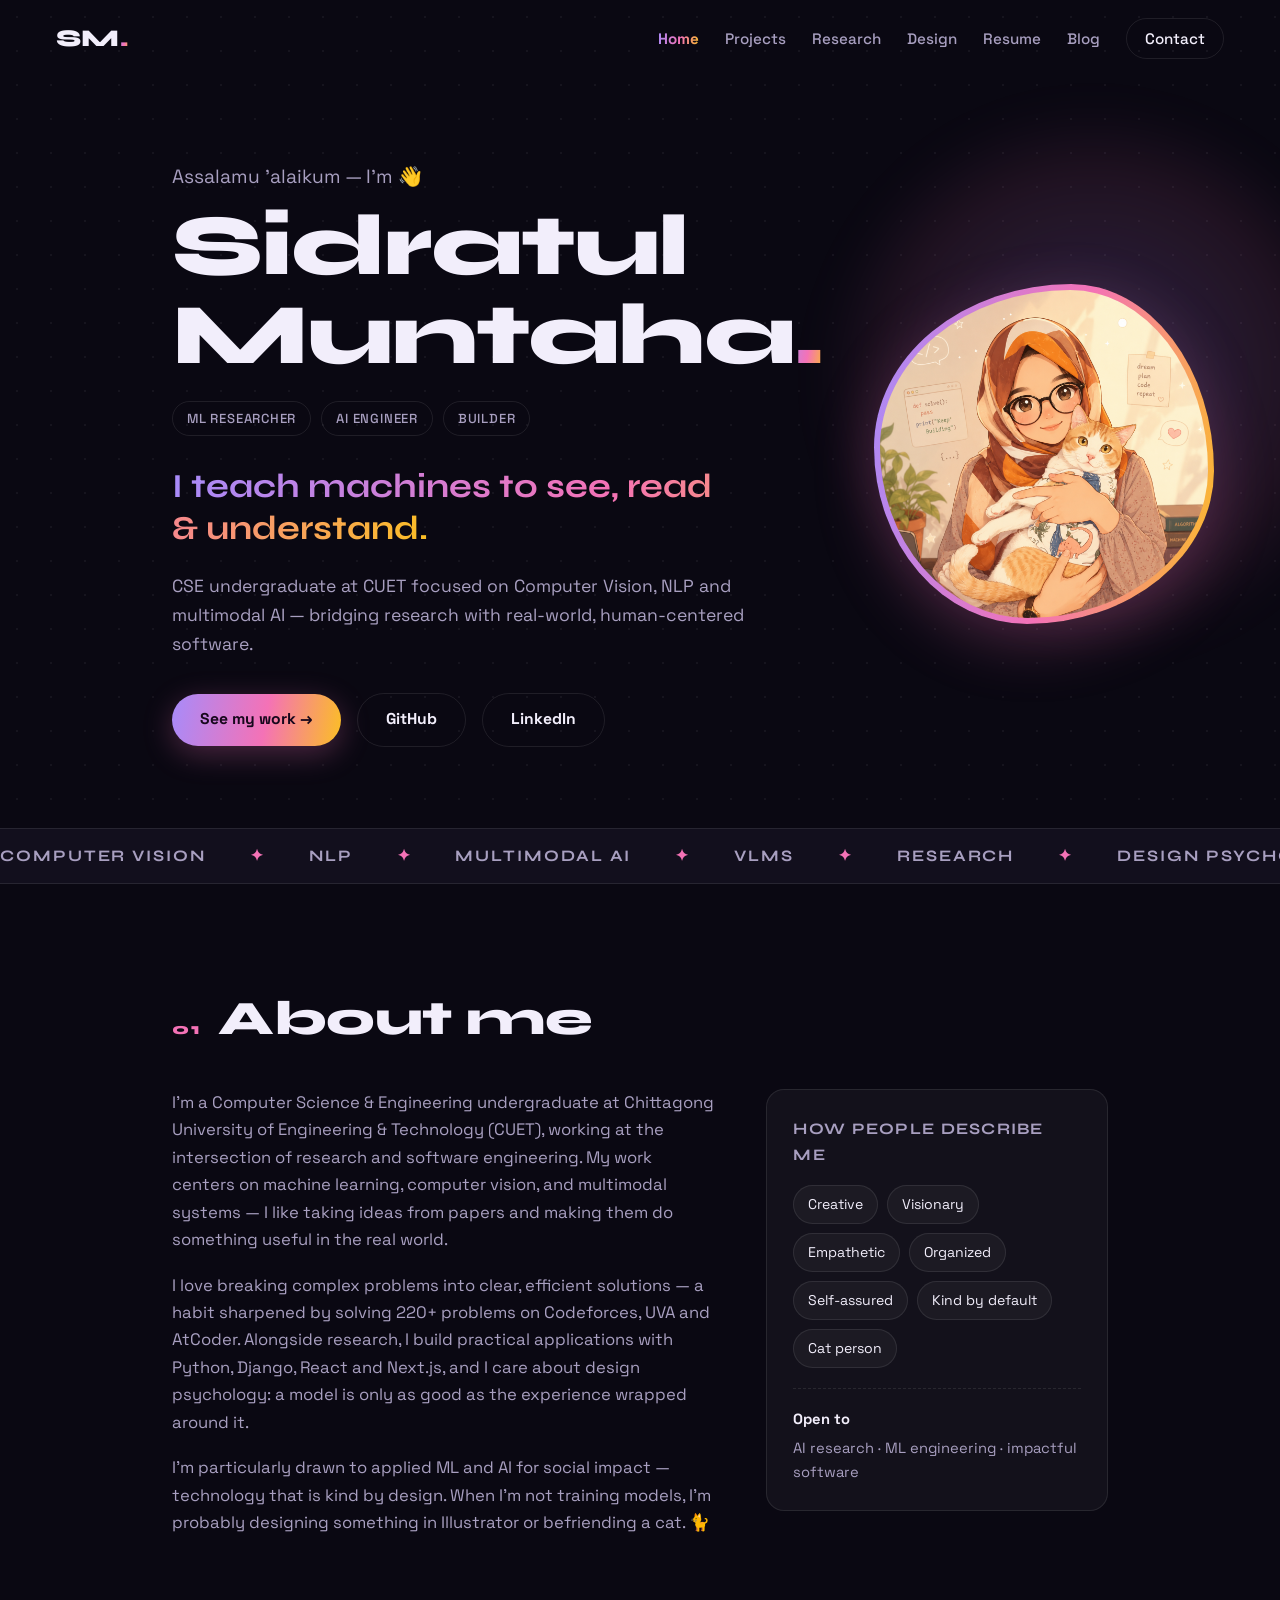
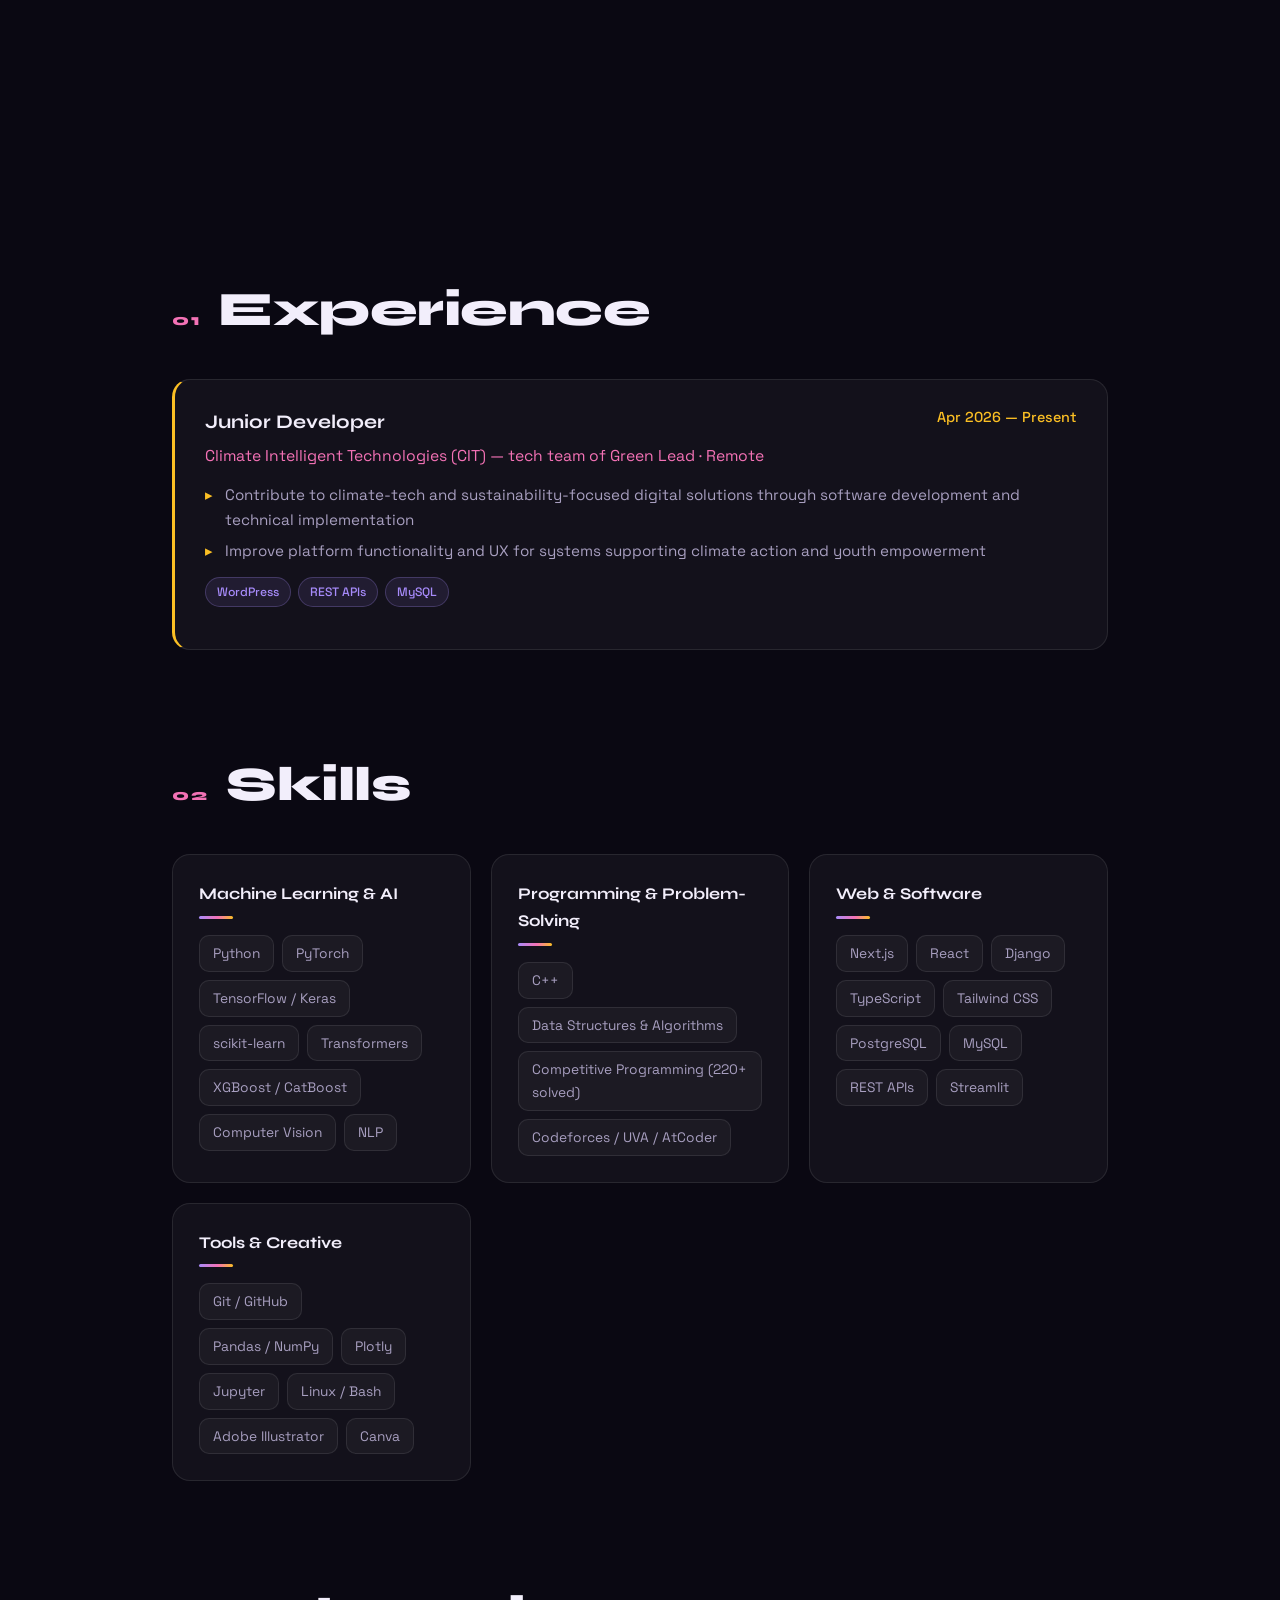
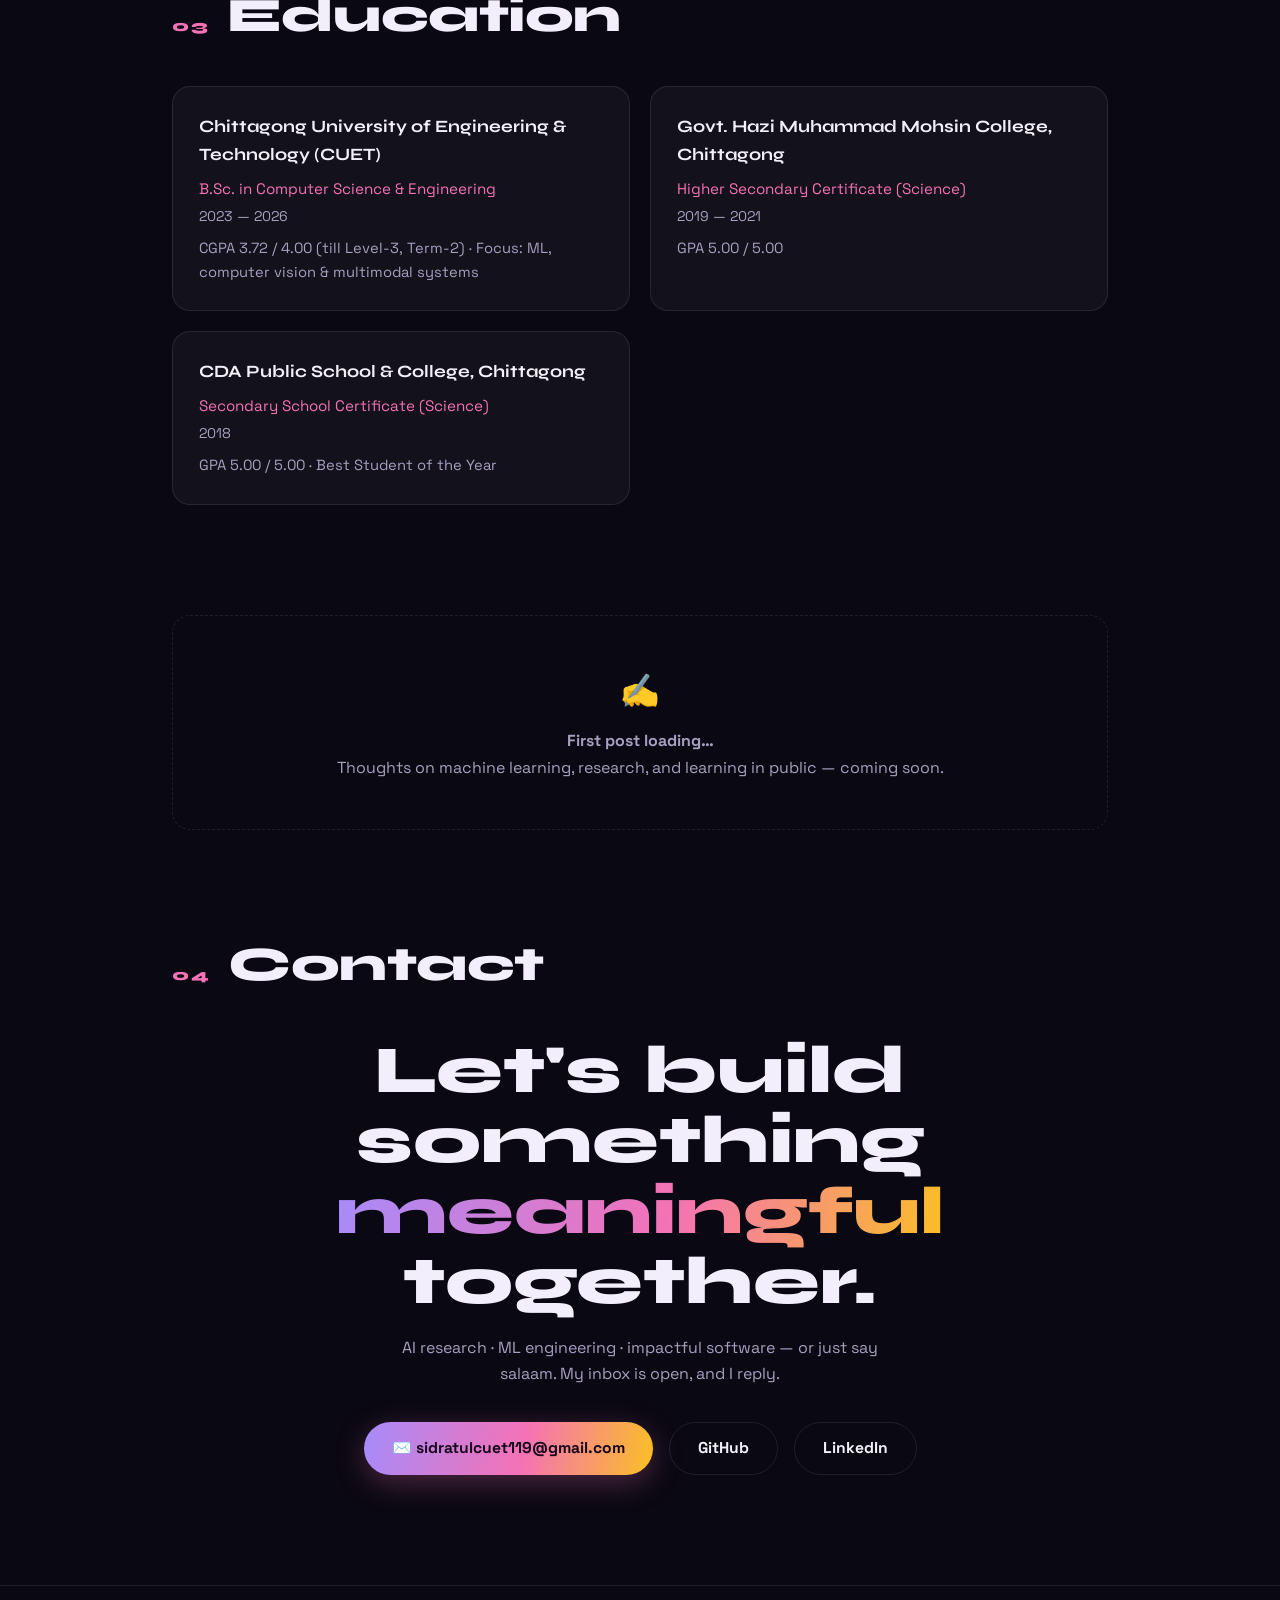
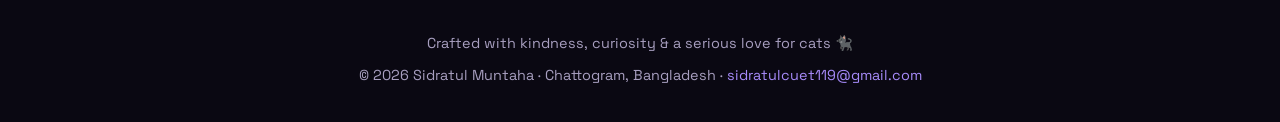
<file: index.html>
<!DOCTYPE html>
<html lang="en">
<head>
  <meta charset="UTF-8" />
  <meta name="viewport" content="width=device-width, initial-scale=1.0" />
  <title>Sidratul Muntaha — ML Researcher & Builder</title>
  <meta name="description" content="Sidratul Muntaha — CSE undergraduate at CUET working on Computer Vision, NLP and multimodal AI. Research, projects, and writing." />
  <meta property="og:title" content="Sidratul Muntaha — ML Researcher & Builder" />
  <meta property="og:description" content="Computer Vision · NLP · Multimodal AI · Research with real-world impact" />
  <meta property="og:type" content="website" />
  <link rel="icon" href="data:image/svg+xml,<svg xmlns='http://www.w3.org/2000/svg' viewBox='0 0 100 100'><text y='.9em' font-size='90'>🐈</text></svg>" />
  <link rel="preconnect" href="https://fonts.googleapis.com" />
  <link rel="preconnect" href="https://fonts.gstatic.com" crossorigin />
  <link href="https://fonts.googleapis.com/css2?family=Syne:wght@600;700;800&family=Space+Grotesk:wght@400;500;700&display=swap" rel="stylesheet" />
  <link rel="stylesheet" href="css/style.css" />
</head>
<body>
  <div class="scroll-progress" id="scroll-progress"></div>

  <header class="nav" id="nav">
    <a class="nav-logo" href="#top">SM<span class="accent">.</span></a>
    <nav class="nav-links" id="nav-links">
      <a href="#about">About</a>
      <a href="#research">Research</a>
      <a href="#projects">Projects</a>
      <a href="#experience">Experience</a>
      <a href="#skills">Skills</a>
      <a href="#blog">Blog</a>
      <a href="#contact" class="nav-cta">Contact</a>
    </nav>
    <button class="nav-burger" id="nav-burger" aria-label="Menu">☰</button>
  </header>

  <main id="top">
    <!-- All section content is rendered by js/render.js from the data/ files -->
    <section class="hero" id="hero"></section>
    <div class="ticker" id="ticker" aria-hidden="true"></div>
    <section class="section" id="about"></section>
    <section class="section" id="research"></section>
    <section class="section" id="projects"></section>
    <section class="section" id="experience"></section>
    <section class="section" id="skills"></section>
    <section class="section" id="education"></section>
    <section class="section" id="blog"></section>
    <section class="section contact" id="contact"></section>
  </main>

  <footer class="footer" id="footer"></footer>

  <!-- Data (edit these files to update the site — never the code) -->
  <script src="data/profile.js"></script>
  <script src="data/projects.js"></script>
  <script src="data/achievements.js"></script>
  <script src="data/experience.js"></script>
  <script src="data/skills.js"></script>
  <script src="data/blog.js"></script>
  <!-- Renderer -->
  <script src="js/render.js"></script>
</body>
</html>
</file>
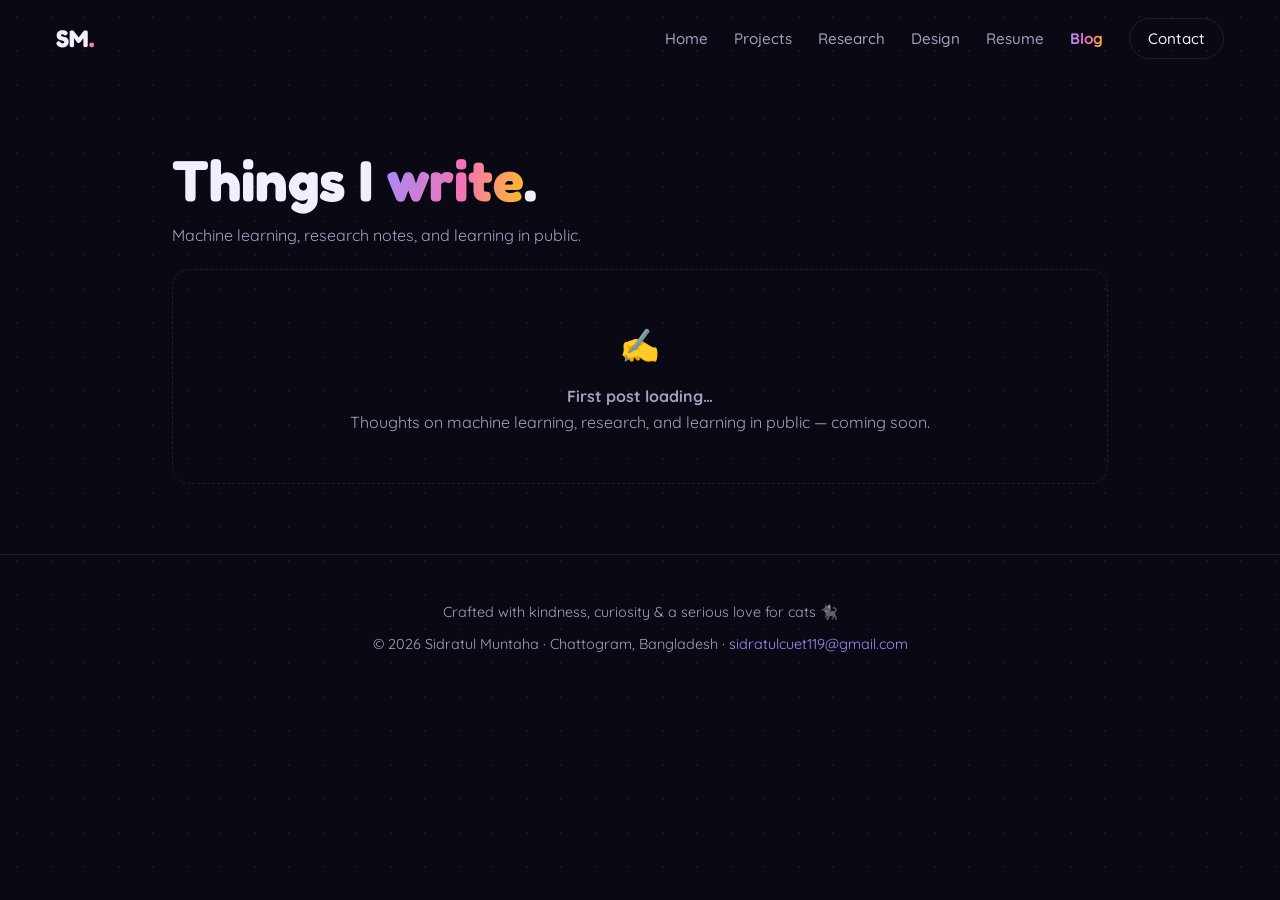
<file: blog.html>
<!DOCTYPE html>
<html lang="en">
<head>
  <meta charset="UTF-8" />
  <meta name="viewport" content="width=device-width, initial-scale=1.0" />
  <title>Writing — Sidratul Muntaha</title>
  <meta name="description" content="Writing by Sidratul Muntaha — machine learning, research, and learning in public." />
  <link rel="icon" href="data:image/svg+xml,<svg xmlns='http://www.w3.org/2000/svg' viewBox='0 0 100 100'><text y='.9em' font-size='90'>🐈</text></svg>" />
  <link rel="preconnect" href="https://fonts.googleapis.com" />
  <link rel="preconnect" href="https://fonts.gstatic.com" crossorigin />
  <link href="https://fonts.googleapis.com/css2?family=Fredoka:wght@500;600;700&family=Quicksand:wght@400;500;600;700&display=swap" rel="stylesheet" />
  <link rel="stylesheet" href="css/style.css" />
</head>
<body data-page="blog">
  <div class="scroll-progress" id="scroll-progress"></div>
  <header class="nav" id="nav"></header>

  <main>
    <section class="page-hero">
      <h1>Things I <span class="accent">write</span>.</h1>
      <p>Machine learning, research notes, and learning in public.</p>
    </section>
    <section class="section" id="blog" style="padding-top: 10px;"></section>
  </main>

  <footer class="footer" id="footer"></footer>

  <script src="data/profile.js"></script>
  <script src="data/projects.js"></script>
  <script src="data/achievements.js"></script>
  <script src="data/experience.js"></script>
  <script src="data/skills.js"></script>
  <script src="data/blog.js"></script>
  <script src="js/render.js"></script>
</body>
</html>
</file>
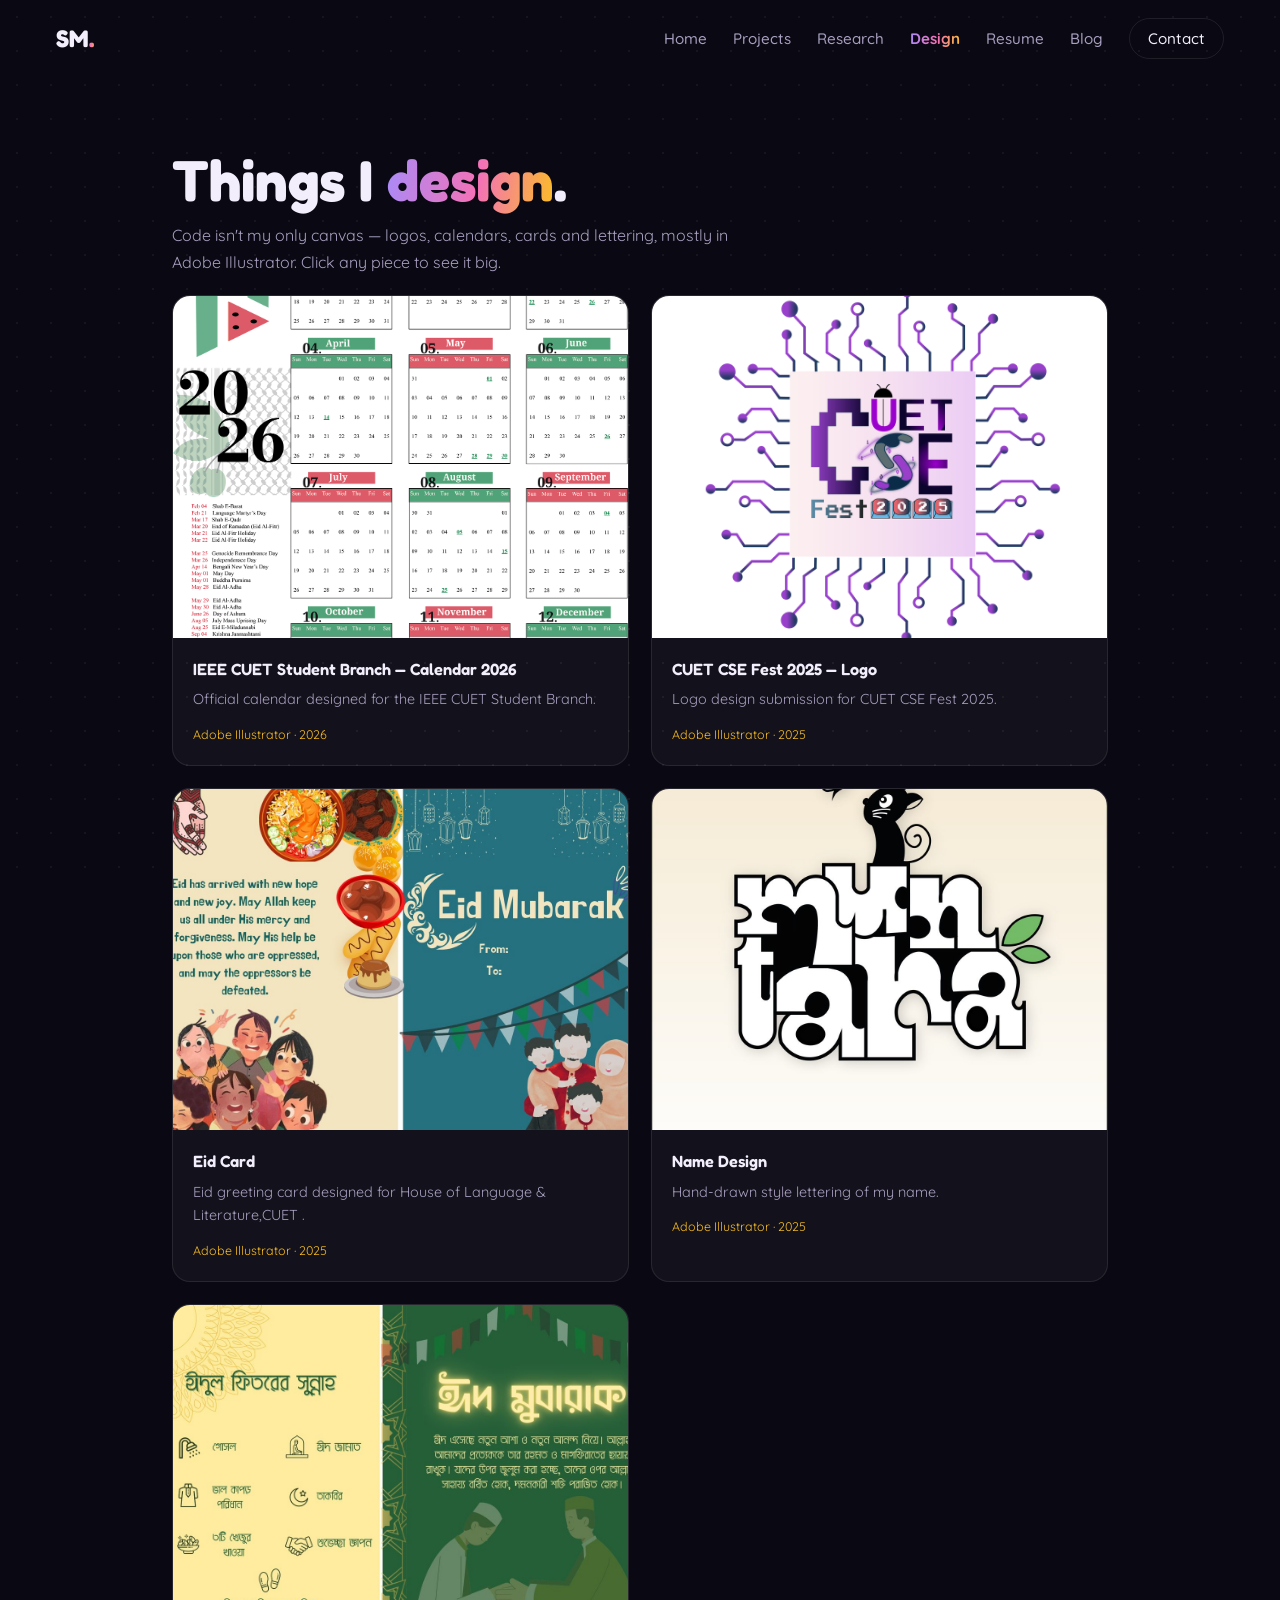
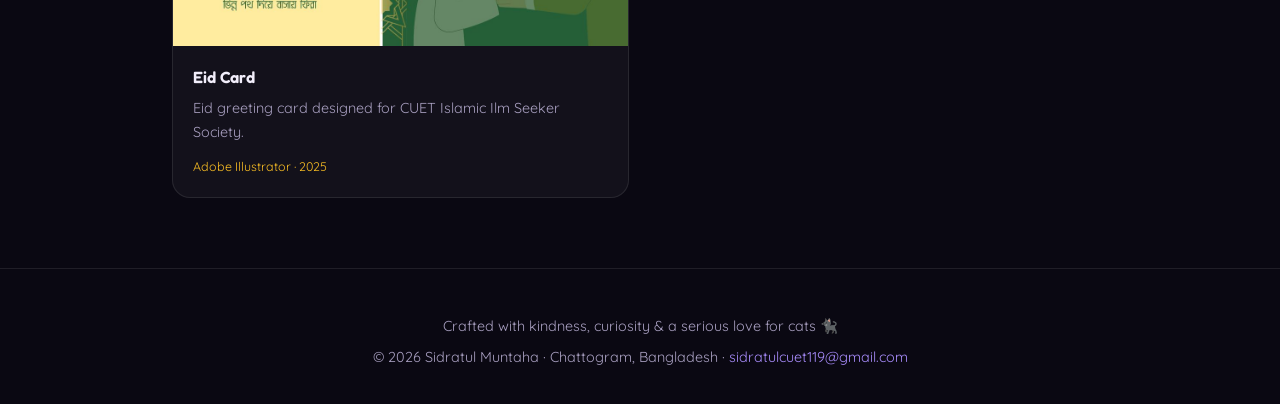
<file: design.html>
<!doctype html>
<html lang="en">
  <head>
    <meta charset="UTF-8" />
    <meta name="viewport" content="width=device-width, initial-scale=1.0" />
    <title>Design — Sidratul Muntaha</title>
    <meta
      name="description"
      content="Graphic design work by Sidratul Muntaha — logos, calendars, cards and lettering."
    />
    <link
      rel="icon"
      href="data:image/svg+xml,<svg xmlns='http://www.w3.org/2000/svg' viewBox='0 0 100 100'><text y='.9em' font-size='90'>🐈</text></svg>"
    />
    <link rel="preconnect" href="https://fonts.googleapis.com" />
    <link rel="preconnect" href="https://fonts.gstatic.com" crossorigin />
    <link
      href="https://fonts.googleapis.com/css2?family=Fredoka:wght@500;600;700&family=Quicksand:wght@400;500;600;700&display=swap"
      rel="stylesheet"
    />
    <link rel="stylesheet" href="css/style.css" />
  </head>
  <body data-page="design">
    <div class="scroll-progress" id="scroll-progress"></div>
    <header class="nav" id="nav"></header>

    <main>
      <section class="page-hero">
        <h1>Things I <span class="accent">design</span>.</h1>
        <p>
          Code isn't my only canvas — logos, calendars, cards and lettering,
          mostly in Adobe Illustrator. Click any piece to see it big.
        </p>
      </section>
      <section
        class="section"
        id="design-gallery"
        style="padding-top: 10px"
      ></section>
    </main>

    <footer class="footer" id="footer"></footer>

    <script src="data/profile.js"></script>
    <script src="data/projects.js"></script>
    <script src="data/achievements.js"></script>
    <script src="data/experience.js"></script>
    <script src="data/skills.js"></script>
    <script src="data/designs.js"></script>
    <script src="data/blog.js"></script>
    <script src="js/render.js"></script>
  </body>
</html>
</file>
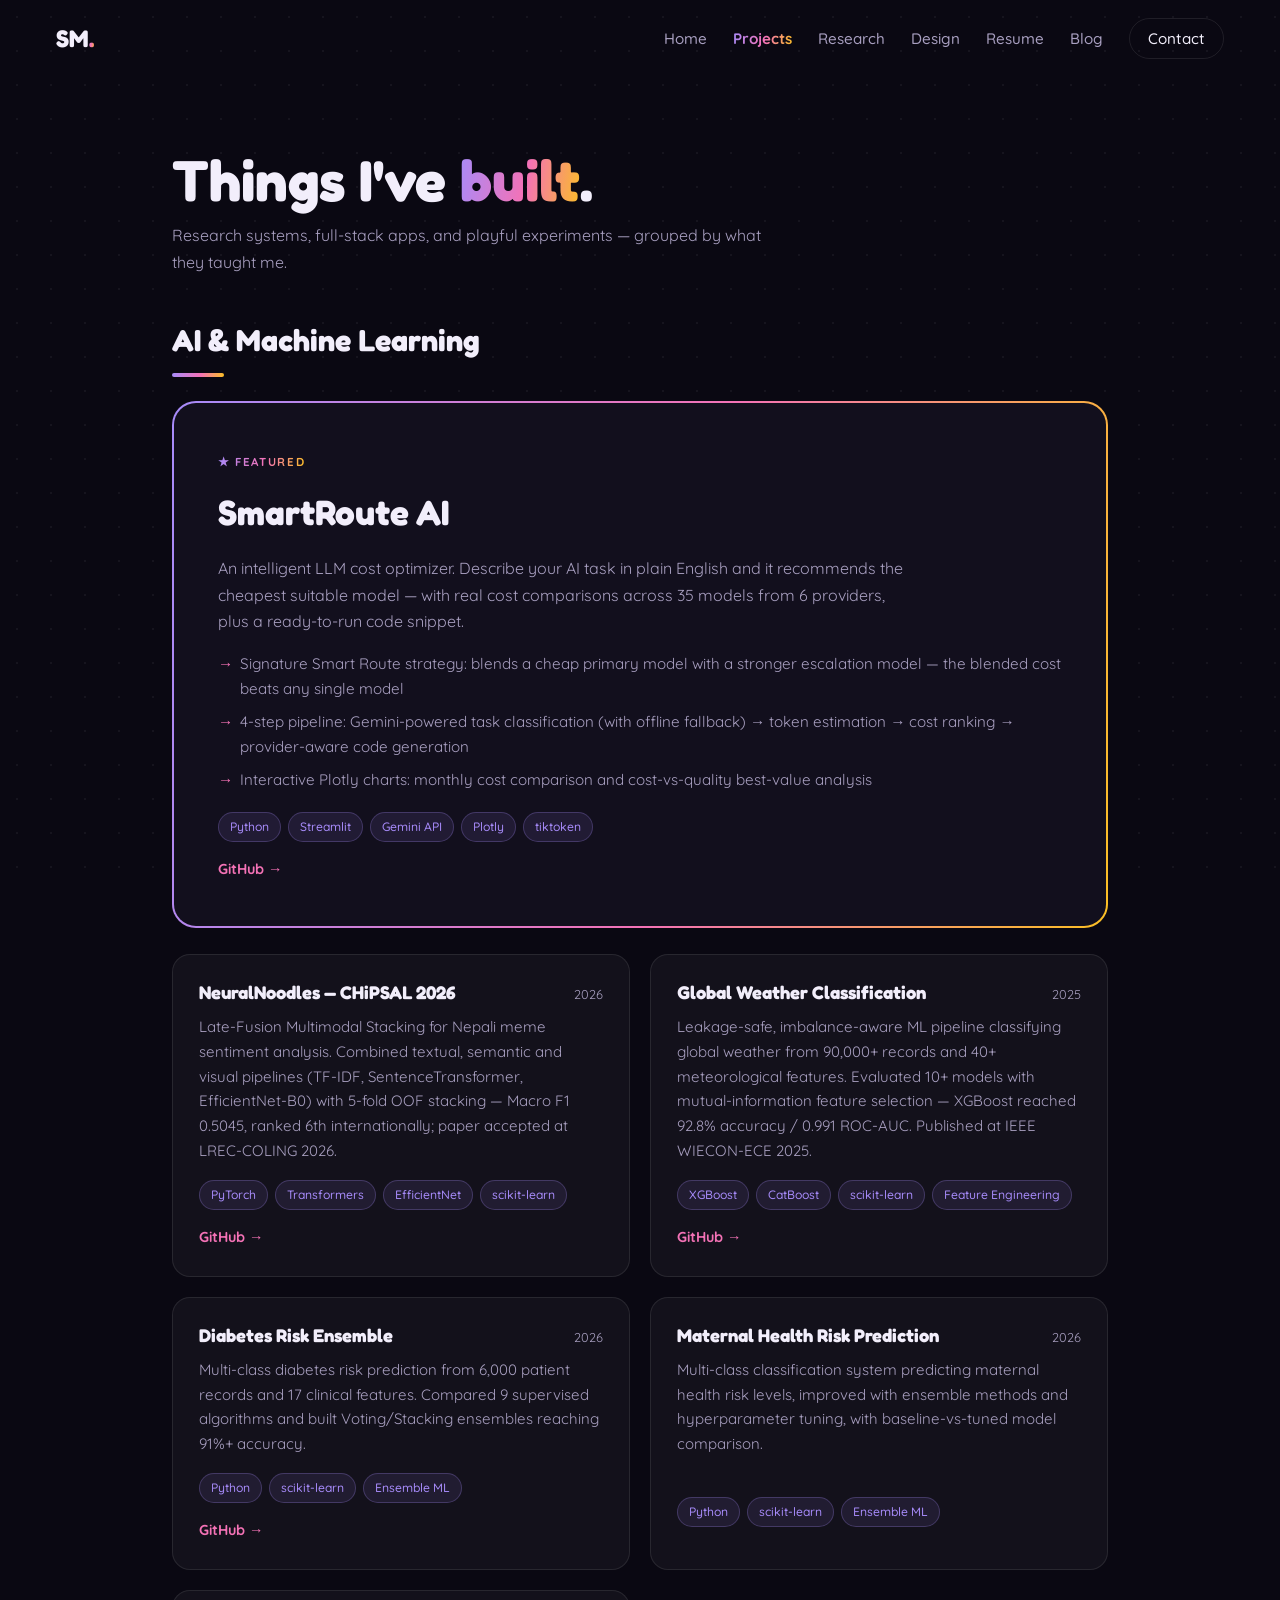
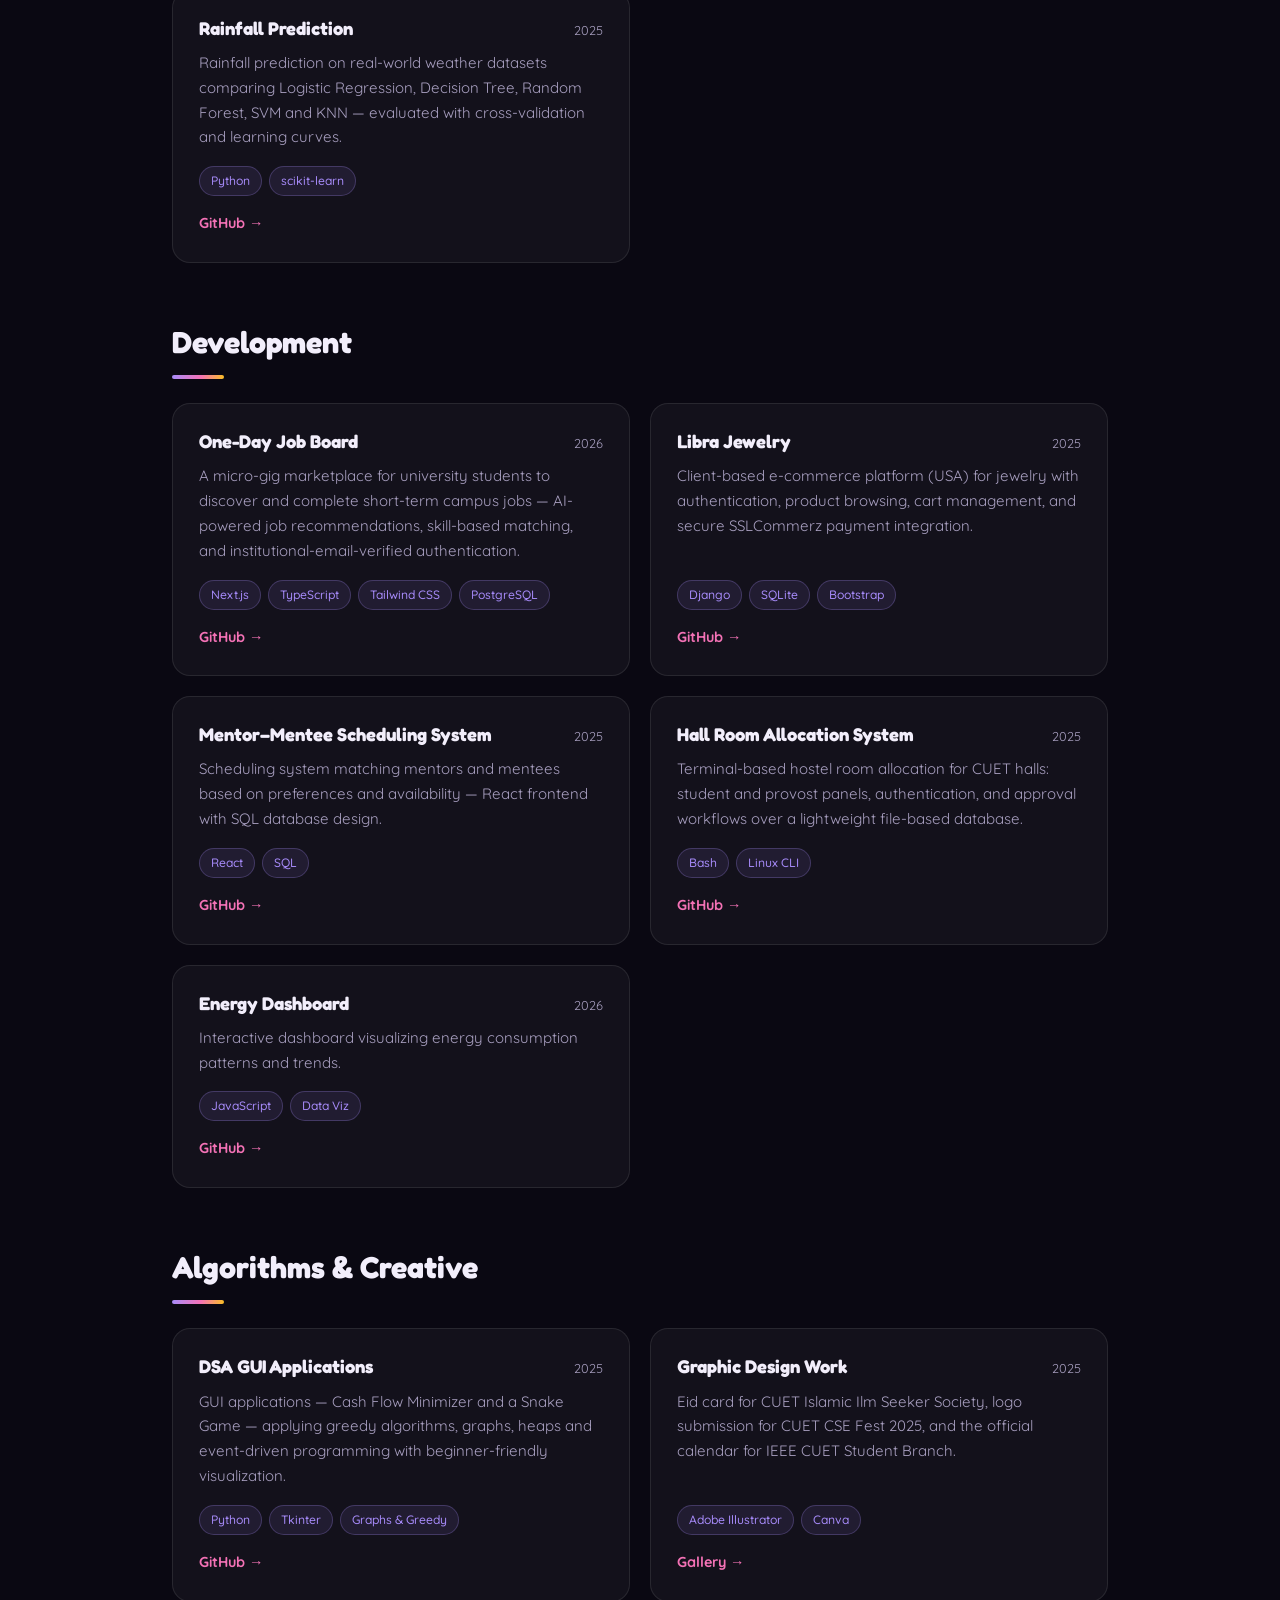
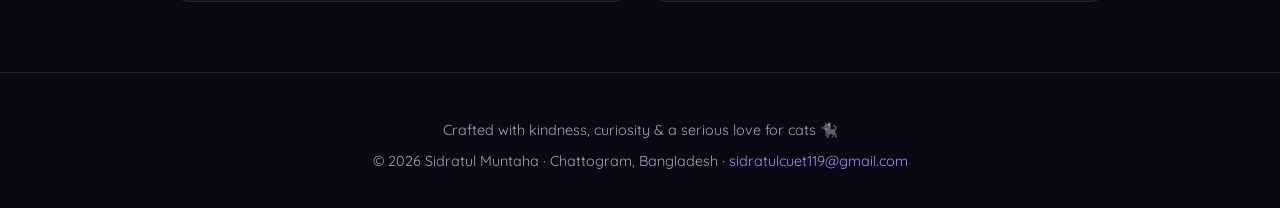
<file: projects.html>
<!DOCTYPE html>
<html lang="en">
<head>
  <meta charset="UTF-8" />
  <meta name="viewport" content="width=device-width, initial-scale=1.0" />
  <title>Projects — Sidratul Muntaha</title>
  <meta name="description" content="Projects by Sidratul Muntaha — machine learning, full-stack development, algorithms and creative work." />
  <link rel="icon" href="data:image/svg+xml,<svg xmlns='http://www.w3.org/2000/svg' viewBox='0 0 100 100'><text y='.9em' font-size='90'>🐈</text></svg>" />
  <link rel="preconnect" href="https://fonts.googleapis.com" />
  <link rel="preconnect" href="https://fonts.gstatic.com" crossorigin />
  <link href="https://fonts.googleapis.com/css2?family=Fredoka:wght@500;600;700&family=Quicksand:wght@400;500;600;700&display=swap" rel="stylesheet" />
  <link rel="stylesheet" href="css/style.css" />
</head>
<body data-page="projects">
  <div class="scroll-progress" id="scroll-progress"></div>
  <header class="nav" id="nav"></header>

  <main>
    <section class="page-hero">
      <h1>Things I've <span class="accent">built</span>.</h1>
      <p>Research systems, full-stack apps, and playful experiments — grouped by what they taught me.</p>
    </section>
    <section class="section" id="projects-all" style="padding-top: 10px;"></section>
  </main>

  <footer class="footer" id="footer"></footer>

  <script src="data/profile.js"></script>
  <script src="data/projects.js"></script>
  <script src="data/achievements.js"></script>
  <script src="data/experience.js"></script>
  <script src="data/skills.js"></script>
  <script src="data/blog.js"></script>
  <script src="js/render.js"></script>
</body>
</html>
</file>
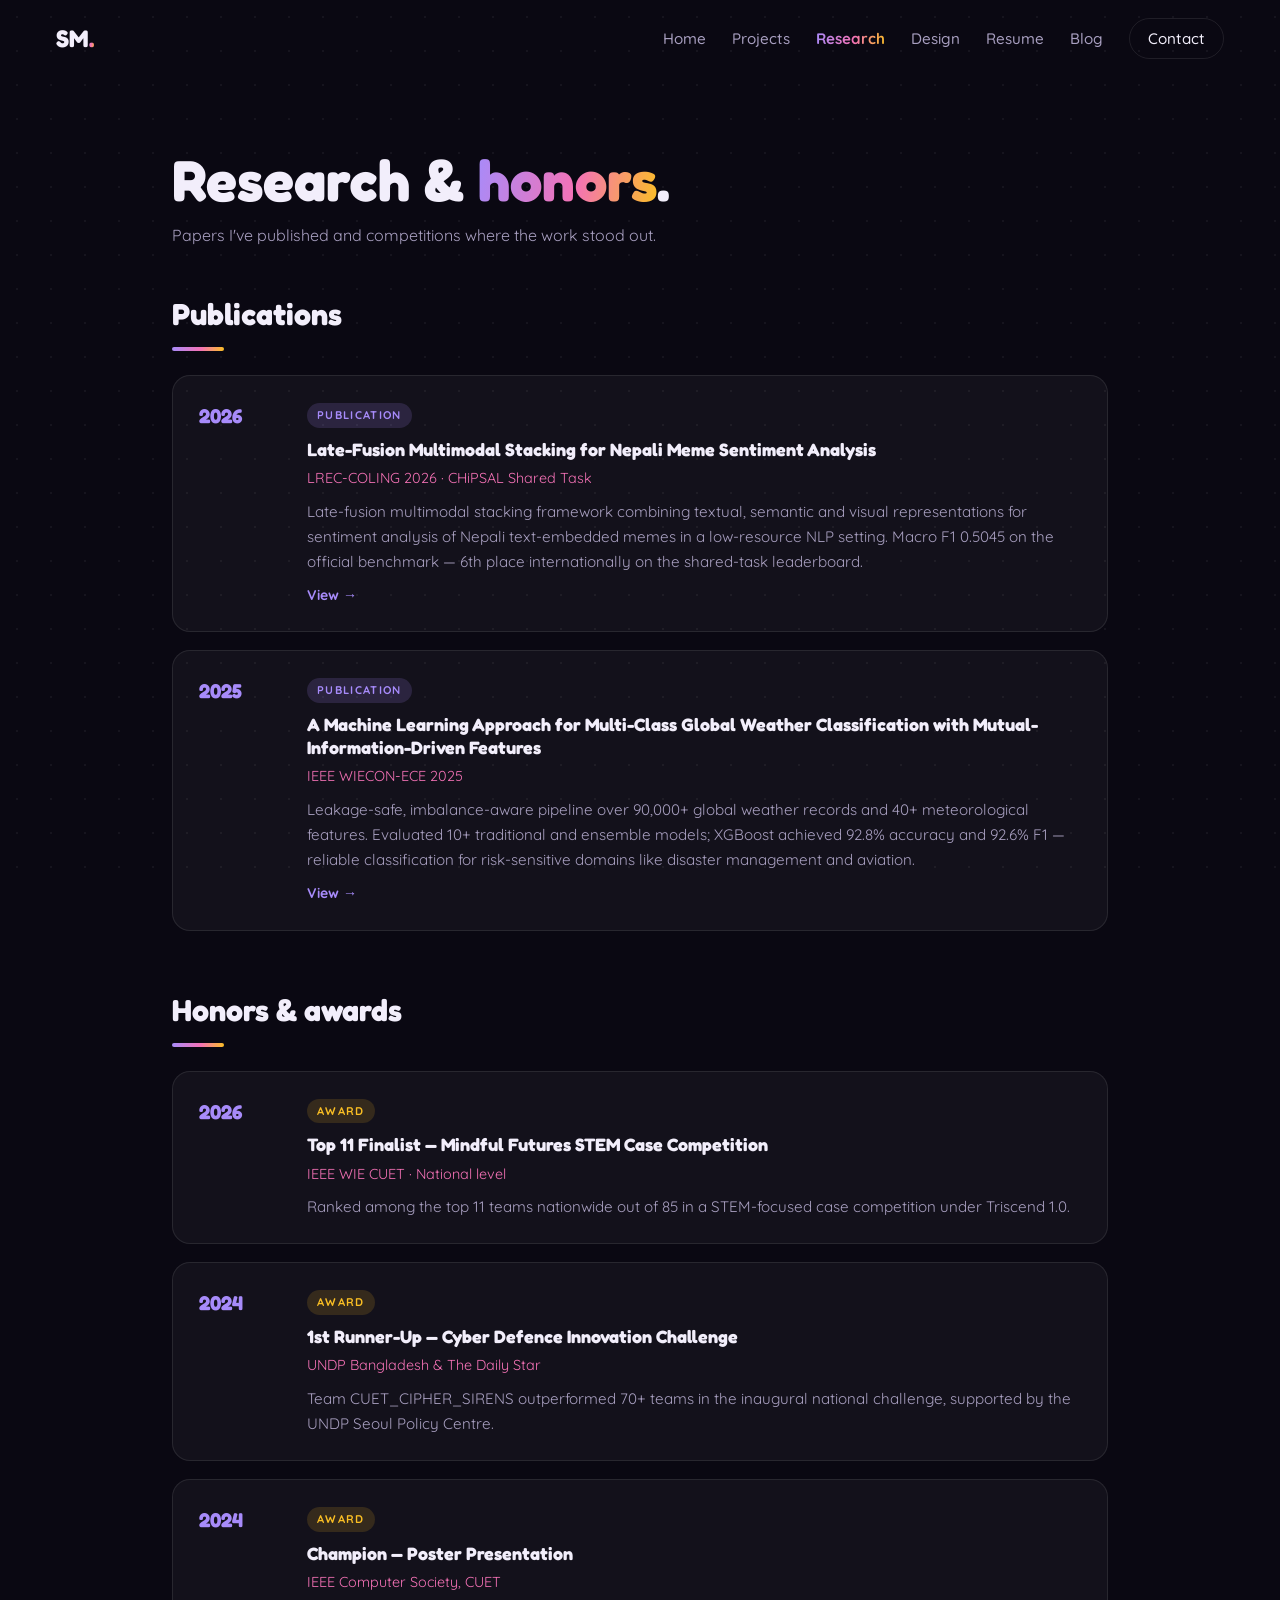
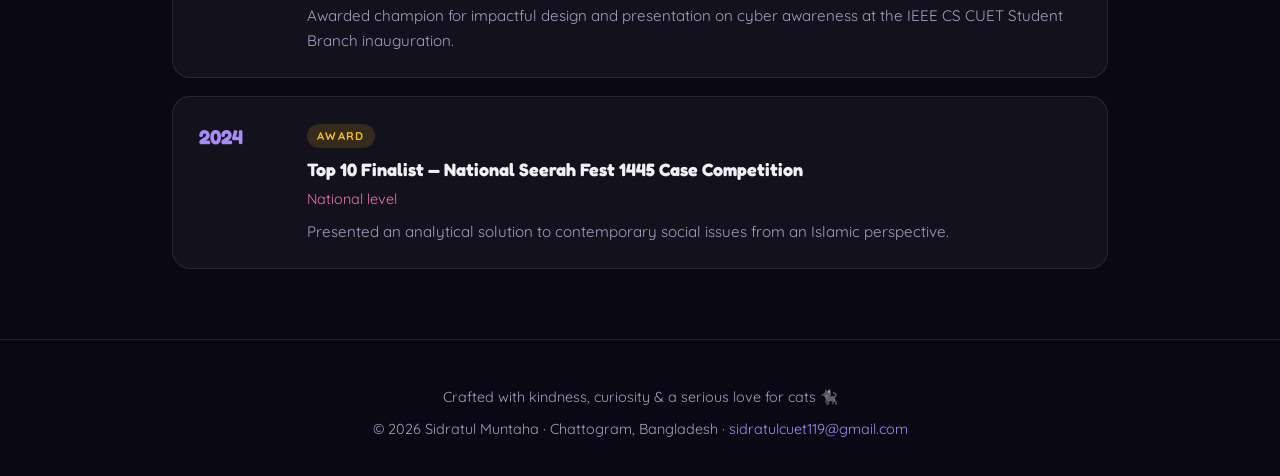
<file: research.html>
<!DOCTYPE html>
<html lang="en">
<head>
  <meta charset="UTF-8" />
  <meta name="viewport" content="width=device-width, initial-scale=1.0" />
  <title>Research & Honors — Sidratul Muntaha</title>
  <meta name="description" content="Publications, awards and honors of Sidratul Muntaha — machine learning, computer vision and NLP research." />
  <link rel="icon" href="data:image/svg+xml,<svg xmlns='http://www.w3.org/2000/svg' viewBox='0 0 100 100'><text y='.9em' font-size='90'>🐈</text></svg>" />
  <link rel="preconnect" href="https://fonts.googleapis.com" />
  <link rel="preconnect" href="https://fonts.gstatic.com" crossorigin />
  <link href="https://fonts.googleapis.com/css2?family=Fredoka:wght@500;600;700&family=Quicksand:wght@400;500;600;700&display=swap" rel="stylesheet" />
  <link rel="stylesheet" href="css/style.css" />
</head>
<body data-page="research">
  <div class="scroll-progress" id="scroll-progress"></div>
  <header class="nav" id="nav"></header>

  <main>
    <section class="page-hero">
      <h1>Research &amp; <span class="accent">honors</span>.</h1>
      <p>Papers I've published and competitions where the work stood out.</p>
    </section>
    <section class="section" id="research-all" style="padding-top: 10px;"></section>
  </main>

  <footer class="footer" id="footer"></footer>

  <script src="data/profile.js"></script>
  <script src="data/projects.js"></script>
  <script src="data/achievements.js"></script>
  <script src="data/experience.js"></script>
  <script src="data/skills.js"></script>
  <script src="data/blog.js"></script>
  <script src="js/render.js"></script>
</body>
</html>
</file>
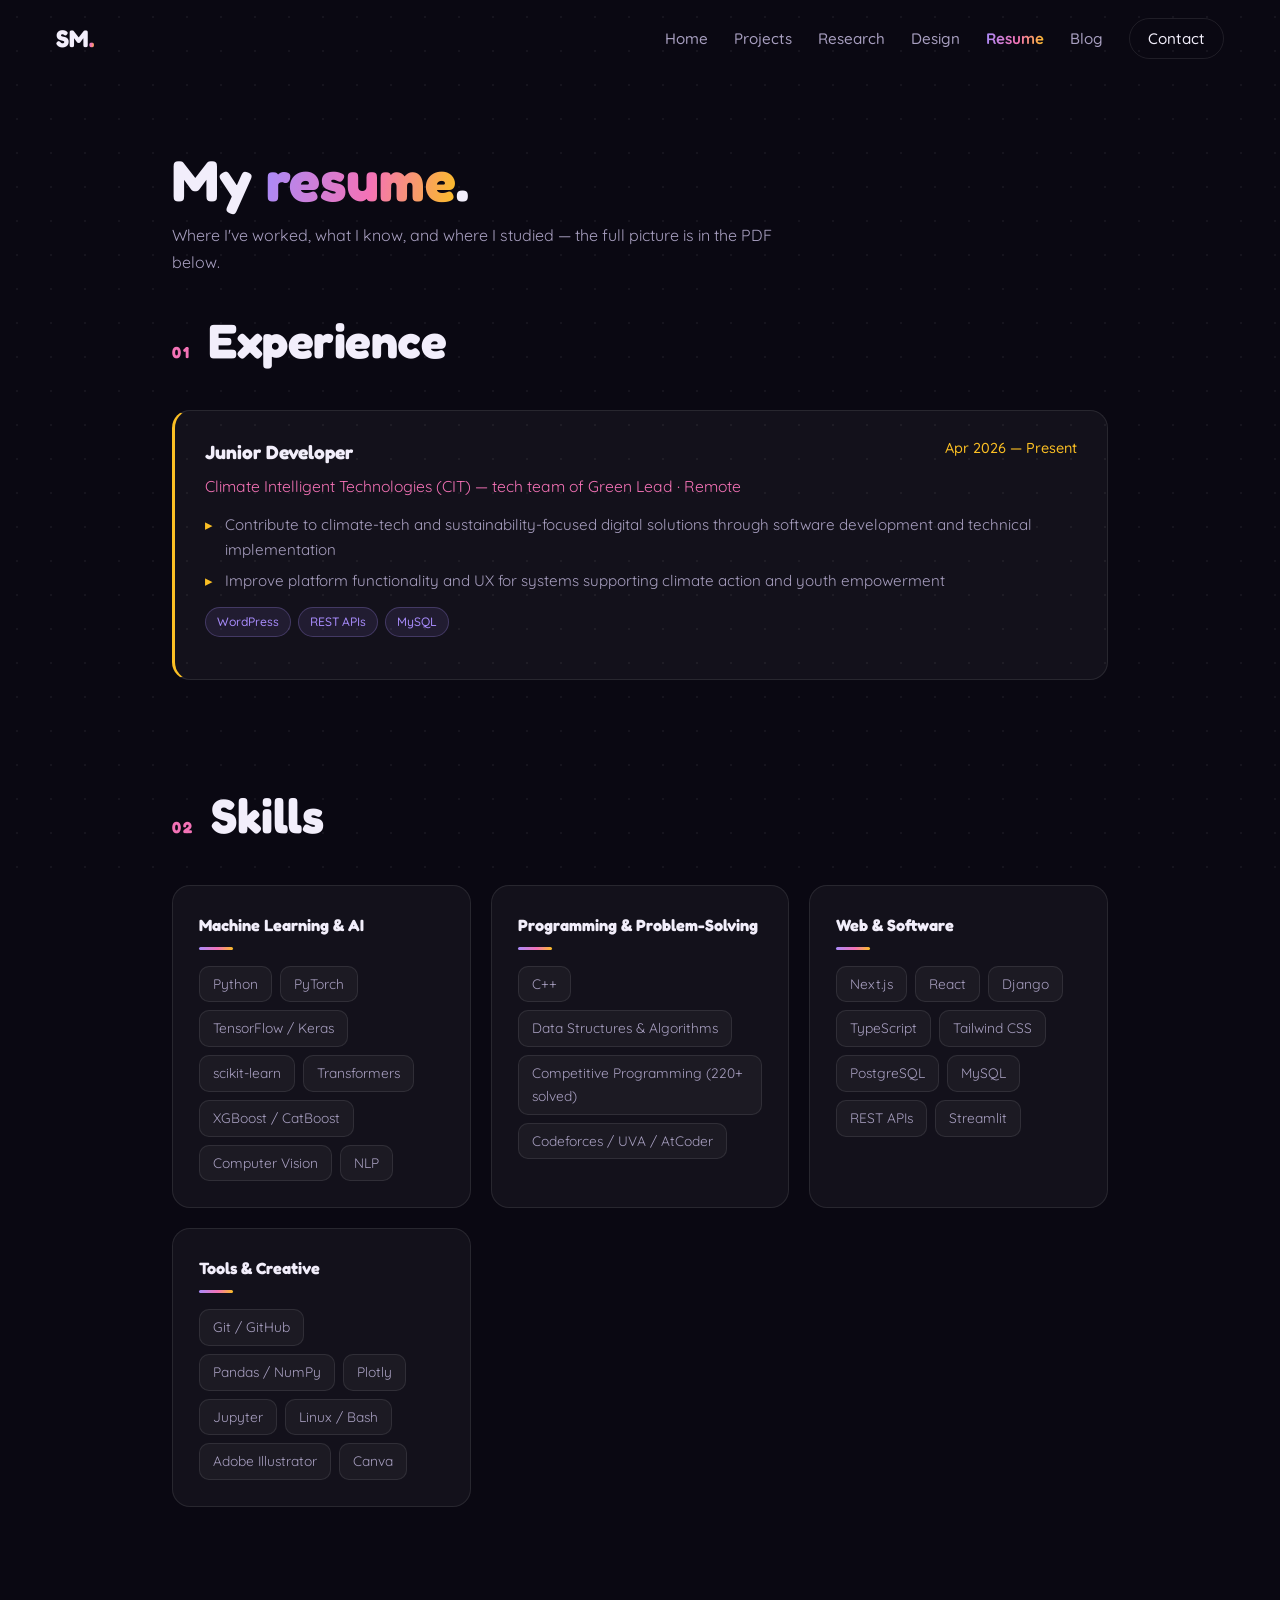
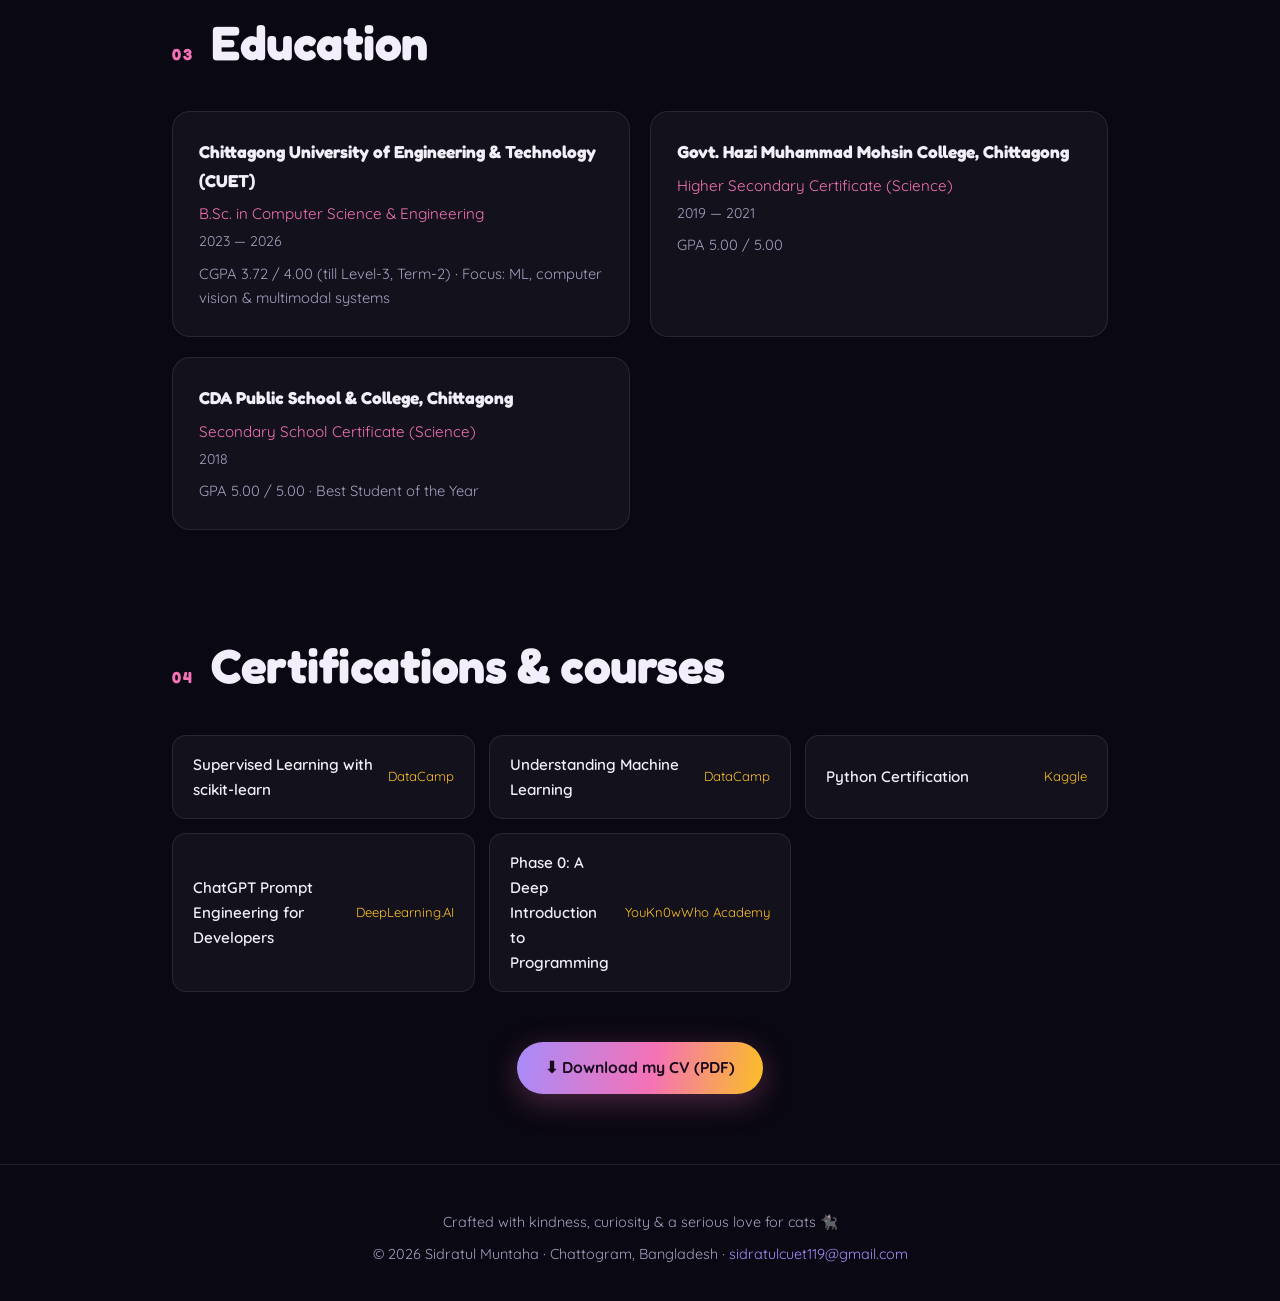
<file: resume.html>
<!DOCTYPE html>
<html lang="en">
<head>
  <meta charset="UTF-8" />
  <meta name="viewport" content="width=device-width, initial-scale=1.0" />
  <title>Resume — Sidratul Muntaha</title>
  <meta name="description" content="Experience, skills, education and certifications of Sidratul Muntaha." />
  <link rel="icon" href="data:image/svg+xml,<svg xmlns='http://www.w3.org/2000/svg' viewBox='0 0 100 100'><text y='.9em' font-size='90'>🐈</text></svg>" />
  <link rel="preconnect" href="https://fonts.googleapis.com" />
  <link rel="preconnect" href="https://fonts.gstatic.com" crossorigin />
  <link href="https://fonts.googleapis.com/css2?family=Fredoka:wght@500;600;700&family=Quicksand:wght@400;500;600;700&display=swap" rel="stylesheet" />
  <link rel="stylesheet" href="css/style.css" />
</head>
<body data-page="resume">
  <div class="scroll-progress" id="scroll-progress"></div>
  <header class="nav" id="nav"></header>

  <main>
    <section class="page-hero">
      <h1>My <span class="accent">resume</span>.</h1>
      <p>Where I've worked, what I know, and where I studied — the full picture is in the PDF below.</p>
    </section>
    <section class="section" id="experience" style="padding-top: 30px;"></section>
    <section class="section" id="skills"></section>
    <section class="section" id="education"></section>
    <section class="section" id="certs"></section>
    <div class="cv-download" id="cv-download"></div>
  </main>

  <footer class="footer" id="footer"></footer>

  <script src="data/profile.js"></script>
  <script src="data/projects.js"></script>
  <script src="data/achievements.js"></script>
  <script src="data/experience.js"></script>
  <script src="data/skills.js"></script>
  <script src="data/blog.js"></script>
  <script src="js/render.js"></script>
</body>
</html>
</file>
<file: css/style.css>
/* ============================================================
   Sidratul Muntaha — portfolio
   Design tokens live here. Change a --var, change the mood.
   ============================================================ */
:root {
  --bg: #0a0812;
  --bg-soft: #120f1d;
  --surface: rgba(255, 255, 255, 0.04);
  --surface-strong: rgba(255, 255, 255, 0.07);
  --border: rgba(255, 255, 255, 0.09);
  --text: #f2eefb;
  --muted: #a89fc0;
  --acc1: #a78bfa; /* violet   */
  --acc2: #f472b6; /* pink     */
  --acc3: #fbbf24; /* amber    */
  --gradient: linear-gradient(100deg, var(--acc1), var(--acc2) 55%, var(--acc3));
  --font-display: "Fredoka", "Syne", sans-serif;
  --font-body: "Quicksand", "Space Grotesk", sans-serif;
  --radius: 18px;
  --maxw: 1080px;
}

* { margin: 0; padding: 0; box-sizing: border-box; }

html { scroll-behavior: smooth; }

body {
  background: var(--bg);
  color: var(--text);
  font-family: var(--font-body);
  line-height: 1.65;
  overflow-x: hidden;
}

/* dotted grid backdrop */
body::before {
  content: "";
  position: fixed;
  inset: 0;
  background-image: radial-gradient(rgba(255,255,255,0.05) 1px, transparent 1px);
  background-size: 34px 34px;
  pointer-events: none;
  z-index: 0;
}

::selection { background: var(--acc2); color: #14060e; }

a { color: inherit; text-decoration: none; }
img { max-width: 100%; display: block; }

.accent {
  background: var(--gradient);
  -webkit-background-clip: text;
  background-clip: text;
  color: transparent;
}

/* ---------- scroll progress ---------- */
.scroll-progress {
  position: fixed;
  top: 0; left: 0;
  height: 3px;
  width: 0;
  background: var(--gradient);
  z-index: 200;
}

/* ---------- nav ---------- */
.nav {
  position: fixed;
  top: 0; left: 0; right: 0;
  display: flex;
  align-items: center;
  justify-content: space-between;
  padding: 18px clamp(20px, 5vw, 56px);
  z-index: 100;
  transition: background 0.3s, box-shadow 0.3s;
}
.nav.scrolled {
  background: rgba(10, 8, 18, 0.82);
  backdrop-filter: blur(14px);
  box-shadow: 0 1px 0 var(--border);
}
.nav-logo {
  font-family: var(--font-display);
  font-weight: 800;
  font-size: 1.5rem;
  letter-spacing: 0.02em;
}
.nav-links {
  display: flex;
  gap: 26px;
  align-items: center;
  font-size: 0.95rem;
}
.nav-links a { color: var(--muted); transition: color 0.2s; font-weight: 500; }
.nav-links a:hover { color: var(--text); }
.nav-links a.active {
  color: var(--text);
  background: var(--gradient);
  -webkit-background-clip: text;
  background-clip: text;
  color: transparent;
  font-weight: 700;
}
.nav-links a.nav-cta {
  color: var(--text);
  border: 1px solid var(--border);
  padding: 7px 18px;
  border-radius: 999px;
  transition: border-color 0.2s, background 0.2s;
}
.nav-links a.nav-cta:hover { border-color: var(--acc2); background: rgba(244, 114, 182, 0.1); }
.nav-burger {
  display: none;
  background: none;
  border: 1px solid var(--border);
  color: var(--text);
  font-size: 1.1rem;
  padding: 6px 12px;
  border-radius: 10px;
  cursor: pointer;
}

/* ---------- hero ---------- */
.hero {
  position: relative;
  min-height: 92svh;
  display: grid;
  grid-template-columns: 1.25fr 1fr;
  align-items: center;
  gap: clamp(24px, 4vw, 56px);
  padding: 120px clamp(20px, 6vw, 72px) 40px;
  max-width: var(--maxw);
  margin: 0 auto;
  z-index: 1;
}
.hero-figure { display: flex; justify-content: center; }
.hero-avatar-frame {
  position: relative;
  width: min(340px, 78vw);
  aspect-ratio: 1;
  padding: 6px;
  background: var(--gradient);
  border-radius: 58% 42% 55% 45% / 48% 55% 45% 52%;
  animation: blob 10s ease-in-out infinite alternate, floaty 7s ease-in-out infinite alternate;
  box-shadow: 0 18px 60px rgba(244, 114, 182, 0.25);
}
.hero-avatar-frame img {
  width: 100%;
  height: 100%;
  object-fit: cover;
  border-radius: inherit;
}
@keyframes blob {
  0%   { border-radius: 58% 42% 55% 45% / 48% 55% 45% 52%; }
  50%  { border-radius: 45% 55% 48% 52% / 55% 45% 58% 42%; }
  100% { border-radius: 52% 48% 42% 58% / 45% 52% 48% 55%; }
}
.hero::after {
  content: "";
  position: absolute;
  top: 12%; right: -18%;
  width: 560px; height: 560px;
  background: radial-gradient(circle, rgba(167,139,250,0.22), rgba(244,114,182,0.10) 50%, transparent 70%);
  filter: blur(20px);
  z-index: -1;
  animation: floaty 9s ease-in-out infinite alternate;
}
@keyframes floaty { to { transform: translateY(40px) scale(1.06); } }

.hero-greeting {
  font-size: clamp(1rem, 2vw, 1.2rem);
  color: var(--muted);
  margin-bottom: 10px;
}
.hero-greeting .wave { display: inline-block; cursor: pointer; }
.hero-name {
  font-family: var(--font-display);
  font-weight: 800;
  font-size: clamp(2.6rem, 8vw, 5.4rem);
  line-height: 1.02;
  letter-spacing: -0.02em;
  margin-bottom: 22px;
}
.hero-headline {
  font-family: var(--font-display);
  font-weight: 700;
  font-size: clamp(1.3rem, 3.4vw, 2.1rem);
  line-height: 1.25;
  max-width: 22ch;
  margin-bottom: 22px;
}
.hero-tagline {
  color: var(--muted);
  max-width: 58ch;
  font-size: clamp(0.98rem, 1.6vw, 1.1rem);
  margin-bottom: 34px;
}
.hero-actions { display: flex; gap: 16px; flex-wrap: wrap; align-items: center; }
.btn {
  font-family: var(--font-body);
  font-weight: 700;
  font-size: 0.98rem;
  padding: 13px 28px;
  border-radius: 999px;
  cursor: pointer;
  transition: transform 0.18s, box-shadow 0.18s, background 0.2s, border-color 0.2s;
  border: none;
  display: inline-flex;
  align-items: center;
  gap: 9px;
}
.btn-primary {
  background: var(--gradient);
  color: #17071c;
  box-shadow: 0 8px 30px rgba(244, 114, 182, 0.28);
}
.btn-primary:hover { transform: translateY(-3px); box-shadow: 0 14px 38px rgba(244, 114, 182, 0.4); }
.btn-ghost {
  background: transparent;
  color: var(--text);
  border: 1px solid var(--border);
}
.btn-ghost:hover { border-color: var(--acc1); background: rgba(167, 139, 250, 0.09); transform: translateY(-3px); }

.hero-roles { display: flex; gap: 10px; flex-wrap: wrap; margin-bottom: 30px; }
.role-chip {
  font-size: 0.82rem;
  font-weight: 500;
  letter-spacing: 0.06em;
  text-transform: uppercase;
  padding: 6px 14px;
  border-radius: 999px;
  border: 1px solid var(--border);
  color: var(--muted);
}

/* ---------- ticker ---------- */
.ticker {
  position: relative;
  z-index: 1;
  overflow: hidden;
  border-top: 1px solid var(--border);
  border-bottom: 1px solid var(--border);
  padding: 14px 0;
  background: var(--bg-soft);
  white-space: nowrap;
}
.ticker-track {
  display: inline-flex;
  gap: 44px;
  animation: ticker 30s linear infinite;
  font-family: var(--font-display);
  font-weight: 700;
  font-size: 1rem;
  letter-spacing: 0.12em;
  text-transform: uppercase;
  color: var(--muted);
}
.ticker-track .dot { color: var(--acc2); }
@keyframes ticker { to { transform: translateX(-50%); } }

/* ---------- sections ---------- */
.section {
  position: relative;
  z-index: 1;
  max-width: var(--maxw);
  margin: 0 auto;
  padding: clamp(70px, 10vw, 110px) clamp(20px, 6vw, 72px) 0;
}
.section-head {
  display: flex;
  align-items: baseline;
  gap: 18px;
  margin-bottom: 44px;
}
.section-num {
  font-family: var(--font-display);
  font-weight: 800;
  font-size: 1rem;
  color: var(--acc2);
  letter-spacing: 0.1em;
}
.section-title {
  font-family: var(--font-display);
  font-weight: 800;
  font-size: clamp(1.9rem, 5vw, 3rem);
  letter-spacing: -0.01em;
  line-height: 1.05;
}

/* reveal on scroll */
.reveal { opacity: 0; transform: translateY(26px); transition: opacity 0.6s ease, transform 0.6s ease; }
.reveal.visible { opacity: 1; transform: none; }

/* ---------- about ---------- */
.about-grid { display: grid; grid-template-columns: 1.6fr 1fr; gap: 48px; }
.about-text p { color: var(--muted); margin-bottom: 18px; font-size: 1.04rem; }
.about-text p strong { color: var(--text); }
.traits-card {
  background: var(--surface);
  border: 1px solid var(--border);
  border-radius: var(--radius);
  padding: 26px;
  align-self: start;
}
.traits-card h3 {
  font-family: var(--font-display);
  font-size: 1rem;
  letter-spacing: 0.08em;
  text-transform: uppercase;
  color: var(--muted);
  margin-bottom: 16px;
}
.traits { display: flex; flex-wrap: wrap; gap: 9px; }
.trait {
  font-size: 0.88rem;
  padding: 7px 14px;
  border-radius: 999px;
  border: 1px solid var(--border);
  background: var(--surface);
  transition: transform 0.15s, border-color 0.2s;
}
.trait:hover { transform: rotate(-2deg) scale(1.06); border-color: var(--acc3); }
.open-to {
  margin-top: 20px;
  padding-top: 18px;
  border-top: 1px dashed var(--border);
  font-size: 0.92rem;
  color: var(--muted);
}
.open-to b { color: var(--text); display: block; margin-bottom: 4px; }

/* ---------- research / achievements ---------- */
.ach-list { display: grid; gap: 18px; }
.ach-card {
  display: grid;
  grid-template-columns: 86px 1fr;
  gap: 22px;
  background: var(--surface);
  border: 1px solid var(--border);
  border-radius: var(--radius);
  padding: 24px 26px;
  transition: transform 0.2s, border-color 0.2s, background 0.2s;
}
.ach-card:hover { transform: translateX(6px); border-color: rgba(167,139,250,0.5); background: var(--surface-strong); }
.ach-year {
  font-family: var(--font-display);
  font-weight: 800;
  font-size: 1.25rem;
  color: var(--acc1);
}
.ach-type {
  display: inline-block;
  font-size: 0.7rem;
  font-weight: 700;
  letter-spacing: 0.12em;
  text-transform: uppercase;
  padding: 3px 10px;
  border-radius: 999px;
  margin-bottom: 10px;
}
.ach-type.publication { background: rgba(167, 139, 250, 0.16); color: var(--acc1); }
.ach-type.award { background: rgba(251, 191, 36, 0.14); color: var(--acc3); }
.ach-title { font-family: var(--font-display); font-weight: 700; font-size: 1.12rem; line-height: 1.3; margin-bottom: 6px; }
.ach-venue { color: var(--acc2); font-size: 0.9rem; margin-bottom: 8px; }
.ach-detail { color: var(--muted); font-size: 0.95rem; }
.ach-link { display: inline-block; margin-top: 10px; font-size: 0.88rem; font-weight: 700; color: var(--acc1); }
.ach-link:hover { text-decoration: underline; }

/* ---------- projects ---------- */
.project-featured {
  position: relative;
  border-radius: calc(var(--radius) + 6px);
  padding: 2px;
  background: var(--gradient);
  margin-bottom: 26px;
}
.project-featured-inner {
  background: var(--bg-soft);
  border-radius: calc(var(--radius) + 4px);
  padding: clamp(26px, 4vw, 44px);
}
.project-flag {
  display: inline-block;
  font-size: 0.72rem;
  font-weight: 700;
  letter-spacing: 0.14em;
  text-transform: uppercase;
  background: var(--gradient);
  -webkit-background-clip: text;
  background-clip: text;
  color: transparent;
  margin-bottom: 12px;
}
.project-featured h3 { font-family: var(--font-display); font-weight: 800; font-size: clamp(1.5rem, 3.4vw, 2.2rem); margin-bottom: 14px; }
.project-featured .blurb { color: var(--muted); max-width: 70ch; margin-bottom: 16px; }
.project-points { list-style: none; margin-bottom: 20px; display: grid; gap: 8px; }
.project-points li { color: var(--muted); font-size: 0.95rem; padding-left: 22px; position: relative; }
.project-points li::before { content: "→"; position: absolute; left: 0; color: var(--acc2); }

.projects-grid {
  display: grid;
  grid-template-columns: repeat(auto-fill, minmax(300px, 1fr));
  gap: 20px;
}
.project-card {
  display: flex;
  flex-direction: column;
  background: var(--surface);
  border: 1px solid var(--border);
  border-radius: var(--radius);
  padding: 26px;
  transition: transform 0.2s, border-color 0.2s, box-shadow 0.2s;
}
.project-card:hover {
  transform: translateY(-6px);
  border-color: rgba(244, 114, 182, 0.45);
  box-shadow: 0 18px 40px rgba(0, 0, 0, 0.35);
}
.project-card-top { display: flex; justify-content: space-between; align-items: baseline; margin-bottom: 10px; }
.project-card h3 { font-family: var(--font-display); font-weight: 700; font-size: 1.15rem; line-height: 1.3; }
.project-year { font-size: 0.8rem; color: var(--muted); }
.project-card .blurb { color: var(--muted); font-size: 0.94rem; flex: 1; margin-bottom: 16px; }
.tech-tags { display: flex; flex-wrap: wrap; gap: 7px; margin-bottom: 16px; }
.tech-tag {
  font-size: 0.76rem;
  font-weight: 500;
  padding: 4px 11px;
  border-radius: 999px;
  background: rgba(167, 139, 250, 0.1);
  border: 1px solid rgba(167, 139, 250, 0.25);
  color: var(--acc1);
}
.project-links { display: flex; gap: 16px; font-size: 0.9rem; font-weight: 700; }
.project-links a { color: var(--acc2); }
.project-links a:hover { text-decoration: underline; }

/* ---------- experience ---------- */
.exp-list { display: grid; gap: 18px; }
.exp-card {
  background: var(--surface);
  border: 1px solid var(--border);
  border-left: 3px solid var(--acc3);
  border-radius: var(--radius);
  padding: 26px 30px;
}
.exp-head { display: flex; justify-content: space-between; flex-wrap: wrap; gap: 8px; margin-bottom: 6px; }
.exp-role { font-family: var(--font-display); font-weight: 700; font-size: 1.2rem; }
.exp-period { color: var(--acc3); font-size: 0.9rem; font-weight: 500; }
.exp-org { color: var(--acc2); margin-bottom: 12px; font-size: 0.98rem; }
.exp-points { list-style: none; display: grid; gap: 6px; margin-bottom: 14px; }
.exp-points li { color: var(--muted); font-size: 0.95rem; padding-left: 20px; position: relative; }
.exp-points li::before { content: "▸"; position: absolute; left: 0; color: var(--acc3); }

/* ---------- skills ---------- */
.skills-grid { display: grid; grid-template-columns: repeat(auto-fit, minmax(280px, 1fr)); gap: 20px; }
.skill-group {
  background: var(--surface);
  border: 1px solid var(--border);
  border-radius: var(--radius);
  padding: 26px;
}
.skill-group h3 {
  font-family: var(--font-display);
  font-size: 1.02rem;
  margin-bottom: 16px;
}
.skill-group h3::after { content: ""; display: block; width: 34px; height: 3px; margin-top: 8px; background: var(--gradient); border-radius: 2px; }
.skill-items { display: flex; flex-wrap: wrap; gap: 8px; }
.skill-chip {
  font-size: 0.86rem;
  padding: 6px 13px;
  border-radius: 10px;
  background: var(--surface);
  border: 1px solid var(--border);
  color: var(--muted);
  transition: color 0.2s, border-color 0.2s, transform 0.15s;
}
.skill-chip:hover { color: var(--text); border-color: var(--acc1); transform: translateY(-2px); }

/* ---------- education ---------- */
.edu-list { display: grid; grid-template-columns: repeat(auto-fit, minmax(320px, 1fr)); gap: 20px; }
.edu-card {
  background: var(--surface);
  border: 1px solid var(--border);
  border-radius: var(--radius);
  padding: 26px;
}
.edu-card h3 { font-family: var(--font-display); font-weight: 700; font-size: 1.08rem; margin-bottom: 6px; }
.edu-degree { color: var(--acc2); font-size: 0.95rem; margin-bottom: 4px; }
.edu-period { color: var(--muted); font-size: 0.88rem; margin-bottom: 8px; }
.edu-note { color: var(--muted); font-size: 0.92rem; }

/* ---------- blog ---------- */
.blog-grid { display: grid; grid-template-columns: repeat(auto-fill, minmax(300px, 1fr)); gap: 20px; }
.blog-card {
  background: var(--surface);
  border: 1px solid var(--border);
  border-radius: var(--radius);
  padding: 26px;
  transition: transform 0.2s, border-color 0.2s;
}
.blog-card:hover { transform: translateY(-5px); border-color: rgba(251, 191, 36, 0.5); }
.blog-date { font-size: 0.82rem; color: var(--acc3); margin-bottom: 8px; }
.blog-card h3 { font-family: var(--font-display); font-weight: 700; font-size: 1.15rem; margin-bottom: 10px; }
.blog-card p { color: var(--muted); font-size: 0.94rem; }
.blog-empty {
  border: 1px dashed var(--border);
  border-radius: var(--radius);
  padding: 48px 30px;
  text-align: center;
  color: var(--muted);
}
.blog-empty .big { font-size: 2rem; display: block; margin-bottom: 12px; }

/* ---------- contact ---------- */
.contact { padding-bottom: 40px; text-align: center; }
.contact-title {
  font-family: var(--font-display);
  font-weight: 800;
  font-size: clamp(2.2rem, 7vw, 4.2rem);
  line-height: 1.05;
  margin-bottom: 18px;
}
.contact-sub { color: var(--muted); max-width: 52ch; margin: 0 auto 34px; }
.contact-links { display: flex; gap: 16px; justify-content: center; flex-wrap: wrap; }

/* ---------- footer ---------- */
.footer {
  position: relative;
  z-index: 1;
  text-align: center;
  padding: 46px 20px 34px;
  margin-top: 70px;
  border-top: 1px solid var(--border);
  color: var(--muted);
  font-size: 0.9rem;
}
.footer .cat-line { margin-bottom: 8px; }
.footer .cat { cursor: pointer; display: inline-block; transition: transform 0.2s; font-style: normal; }
.footer .cat:hover { transform: scale(1.3) rotate(-8deg); }

/* paw easter egg */
.paw {
  position: fixed;
  font-size: 1.3rem;
  pointer-events: none;
  z-index: 300;
  animation: paw-pop 1.4s ease-out forwards;
}
@keyframes paw-pop {
  0% { opacity: 0; transform: scale(0.4) rotate(-20deg); }
  25% { opacity: 1; transform: scale(1.15) rotate(6deg); }
  100% { opacity: 0; transform: scale(0.9) translateY(-46px) rotate(-6deg); }
}
.meow-toast {
  position: fixed;
  bottom: 30px; left: 50%;
  transform: translateX(-50%);
  background: var(--gradient);
  color: #17071c;
  font-weight: 700;
  padding: 11px 26px;
  border-radius: 999px;
  z-index: 300;
  animation: toast 1.8s ease forwards;
}
@keyframes toast {
  0% { opacity: 0; transform: translateX(-50%) translateY(16px); }
  15%, 80% { opacity: 1; transform: translateX(-50%); }
  100% { opacity: 0; transform: translateX(-50%) translateY(-8px); }
}

/* ---------- page hero (inner pages) ---------- */
.page-hero {
  max-width: var(--maxw);
  margin: 0 auto;
  padding: 150px clamp(20px, 6vw, 72px) 10px;
  position: relative;
  z-index: 1;
}
.page-hero h1 {
  font-family: var(--font-display);
  font-weight: 700;
  font-size: clamp(2.2rem, 6vw, 3.6rem);
  line-height: 1.05;
  margin-bottom: 12px;
}
.page-hero p { color: var(--muted); max-width: 60ch; }

/* ---------- stats strip (home) ---------- */
.stats {
  max-width: var(--maxw);
  margin: 0 auto;
  padding: 0 clamp(20px, 6vw, 72px) 50px;
  display: flex;
  flex-wrap: wrap;
  gap: 16px;
  position: relative;
  z-index: 1;
}
.stat {
  flex: 1 1 150px;
  background: var(--surface);
  border: 1px solid var(--border);
  border-radius: var(--radius);
  padding: 18px 22px;
  text-align: center;
}
.stat-num {
  display: block;
  font-family: var(--font-display);
  font-weight: 700;
  font-size: 1.8rem;
  background: var(--gradient);
  -webkit-background-clip: text;
  background-clip: text;
  color: transparent;
}
.stat-label { font-size: 0.85rem; color: var(--muted); }

/* ---------- highlights (home) ---------- */
.highlight-grid {
  display: grid;
  grid-template-columns: repeat(auto-fill, minmax(280px, 1fr));
  gap: 18px;
}
.highlight-card {
  background: var(--surface);
  border: 1px solid var(--border);
  border-radius: var(--radius);
  padding: 24px;
  transition: transform 0.2s, border-color 0.2s;
}
.highlight-card:hover { transform: translateY(-5px); border-color: rgba(167, 139, 250, 0.5); }
.highlight-card h3 {
  font-family: var(--font-display);
  font-weight: 600;
  font-size: 1.05rem;
  line-height: 1.35;
  margin: 10px 0 8px;
}
.highlight-card p { color: var(--muted); font-size: 0.88rem; }

.see-more { margin-top: 30px; text-align: center; }

/* ---------- category titles (inner pages) ---------- */
.category-title {
  font-family: var(--font-display);
  font-weight: 700;
  font-size: clamp(1.4rem, 3.4vw, 1.9rem);
  margin: 54px 0 24px;
}
.category-title::after {
  content: "";
  display: block;
  width: 52px;
  height: 4px;
  margin-top: 8px;
  background: var(--gradient);
  border-radius: 2px;
}
.category-title:first-child { margin-top: 20px; }

/* ---------- certifications ---------- */
.cert-list { display: grid; grid-template-columns: repeat(auto-fill, minmax(300px, 1fr)); gap: 14px; }
.cert-item {
  display: flex;
  justify-content: space-between;
  align-items: center;
  gap: 14px;
  background: var(--surface);
  border: 1px solid var(--border);
  border-radius: 14px;
  padding: 16px 20px;
}
.cert-name { font-weight: 600; font-size: 0.95rem; }
.cert-org { color: var(--acc3); font-size: 0.82rem; white-space: nowrap; }

/* ---------- design gallery ---------- */
.design-grid {
  display: grid;
  grid-template-columns: repeat(auto-fill, minmax(300px, 1fr));
  gap: 22px;
}
.design-card {
  background: var(--surface);
  border: 1px solid var(--border);
  border-radius: var(--radius);
  overflow: hidden;
  cursor: zoom-in;
  transition: transform 0.2s, border-color 0.2s, box-shadow 0.2s;
}
.design-card:hover {
  transform: translateY(-6px) rotate(-0.5deg);
  border-color: rgba(251, 191, 36, 0.5);
  box-shadow: 0 18px 40px rgba(0, 0, 0, 0.35);
}
.design-card img {
  width: 100%;
  aspect-ratio: 4 / 3;
  object-fit: cover;
  background: #fff;
  transition: transform 0.3s;
}
.design-card:hover img { transform: scale(1.04); }
.design-card figcaption { padding: 18px 20px; }
.design-card h3 {
  font-family: var(--font-display);
  font-weight: 600;
  font-size: 1.02rem;
  margin-bottom: 6px;
}
.design-card p { color: var(--muted); font-size: 0.9rem; margin-bottom: 8px; }
.design-meta { font-size: 0.78rem; color: var(--acc3); }

.lightbox {
  position: fixed;
  inset: 0;
  display: none;
  flex-direction: column;
  align-items: center;
  justify-content: center;
  gap: 16px;
  padding: 4vh 4vw;
  background: rgba(10, 8, 18, 0.93);
  backdrop-filter: blur(8px);
  z-index: 400;
  cursor: zoom-out;
}
.lightbox.open { display: flex; }
.lightbox img {
  max-width: 92vw;
  max-height: 82vh;
  width: auto;
  height: auto;
  border-radius: 12px;
  box-shadow: 0 30px 80px rgba(0, 0, 0, 0.6);
  background: #fff;
}
.lightbox-caption { color: var(--muted); font-size: 0.95rem; text-align: center; max-width: 70ch; }

/* ---------- cv download ---------- */
.cv-download { text-align: center; margin-top: 50px; }

.footer a { color: var(--acc1); }

/* ---------- responsive ---------- */
@media (max-width: 820px) {
  .hero { grid-template-columns: 1fr; min-height: auto; padding-top: 110px; }
  .hero-figure { order: -1; }
  .hero-avatar-frame { width: min(240px, 64vw); }
  .about-grid { grid-template-columns: 1fr; }
  .ach-card { grid-template-columns: 1fr; gap: 8px; }
  .nav-links {
    display: none;
    position: absolute;
    top: 100%; left: 0; right: 0;
    flex-direction: column;
    background: rgba(10, 8, 18, 0.97);
    backdrop-filter: blur(14px);
    padding: 22px;
    gap: 18px;
    border-bottom: 1px solid var(--border);
  }
  .nav-links.open { display: flex; }
  .nav-burger { display: block; }
}

@media (prefers-reduced-motion: reduce) {
  * { animation: none !important; transition: none !important; }
  html { scroll-behavior: auto; }
}
</file>
